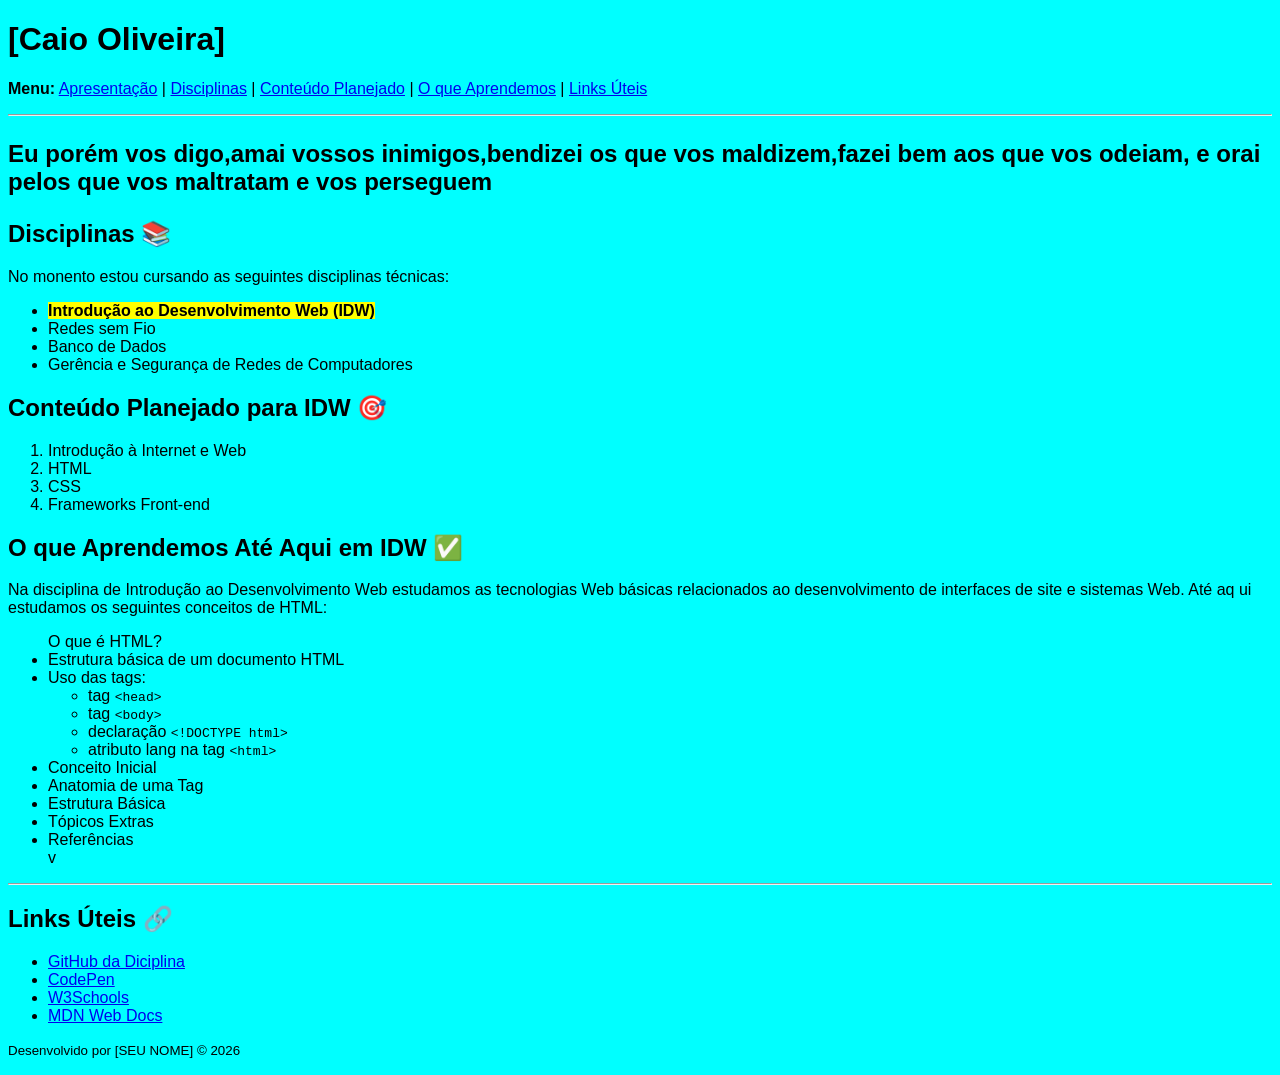
<file: atividades/index.html>
<!doctype html>
<html lang="pt-br">
  <head>
    <meta charset="UTF-8" />
    <title>Atividade 2 - IDW</title>
    <style>
      body {
        background-color: aqua;
        font-family: 'Franklin Gothic Medium', 'Arial Narrow', Arial, sans-serif;
      }
    </style>
  </head>
  <body>
    <reader>
    <h1>[Caio Oliveira]</h1>
    <p>
      <strong>Menu:</strong>
      <a href="#apresentacao">Apresentação</a> |
      <a href="#disciplinas">Disciplinas</a> |
      <a href="#conteudo">Conteúdo Planejado</a> |
      <a href="#aprendemos">O que Aprendemos</a> |
      <a href="#links">Links Úteis</a>
    </p>
  </reader>
    <hr />
    <main>
      <section> <id="apresentacao">
    <h2 Apresentação &#x1F60A; h2>
    <p>
      Eu porém vos digo,amai vossos inimigos,bendizei os que vos maldizem,fazei bem aos que vos odeiam, e orai pelos que vos maltratam e vos perseguem
    </p>
      </section>
      
    <h2 id="disciplinas">Disciplinas &#x1F4DA;</h2>
    No monento estou cursando as seguintes disciplinas técnicas:

    <ul>
      <li>
        <strong><mark>Introdução ao Desenvolvimento Web (IDW)</mark></strong>
      </li>
      <li>Redes sem Fio</li>
      <li>Banco de Dados</li>
      <li>Gerência e Segurança de Redes de Computadores</li>
    </ul>



    <h2 id="conteudo">Conteúdo Planejado para IDW 🎯</h2>
    <ol>
      <li>Introdução à Internet e Web</li>
      <li>
        <span title="Linguagem de marcação usada para estruturar páginas Web"
          >HTML</span
        >
      </li>
      <li><span title="Folhas de estilo para design da página">CSS</span></li>
      <li>Frameworks Front-end</li>
    </ol>

    <h2 id="aprendemos">O que Aprendemos Até Aqui em IDW ✅</h2>
    Na disciplina de Introdução ao Desenvolvimento Web estudamos as tecnologias
    Web básicas relacionados ao desenvolvimento de interfaces de site e sistemas
    Web. Até aq
    <reader>ui estudamos os seguintes conceitos de HTML:

    <ul>
      O que é HTML?
      <li>Estrutura básica de um documento HTML</li>
      <li>
        Uso das tags:
        <ul>
          <li>tag <code>&lt;head&gt;</code></li>
          <li>tag <code>&lt;body&gt;</code></li>
          <li>declaração <code>&lt;!DOCTYPE html&gt; </code></li>
          <li>atributo lang na tag <code>&lt;html&gt; </code></li>
        </ul>
      </li>

      <li>Conceito Inicial</li>
      <li>Anatomia de uma Tag</li>
      <li>Estrutura Básica</li>
      <li>Tópicos Extras</li>
      <li>Referências</li>v
    </ul>
    <hr />

    <h2 id="links">Links Úteis &#x1F517;</h2>
    <ul>
      <li>
        <a
          href="https://github.com/lucas-lfm/idw-redes-base/tree/main/atividades/HTML-CSS/atv02/"
          target="_blank"
          >GitHub da Diciplina</a
        >
      </li>
      <li>
        <a
          href="https://github.com/lucas-lfm/idw-redes-base/tree/main/atividades/HTML-CSS/atv02/"
          target="_blank"
          >CodePen</a
        >
      </li>

      <li><a href="https://www.w3schools.com" target="_blank">W3Schools</a></li>
      <li>
        <a href="https://developer.mozilla.org/pt-BR/" target="_blank"
          >MDN Web Docs</a
        >
      </li>
    </ul>
    </main>
    <footer>
    <p>
      <small>Desenvolvido por [SEU NOME] &copy; 2026</small>
    </p>
    </footer>
  </body>
</html>
</file>
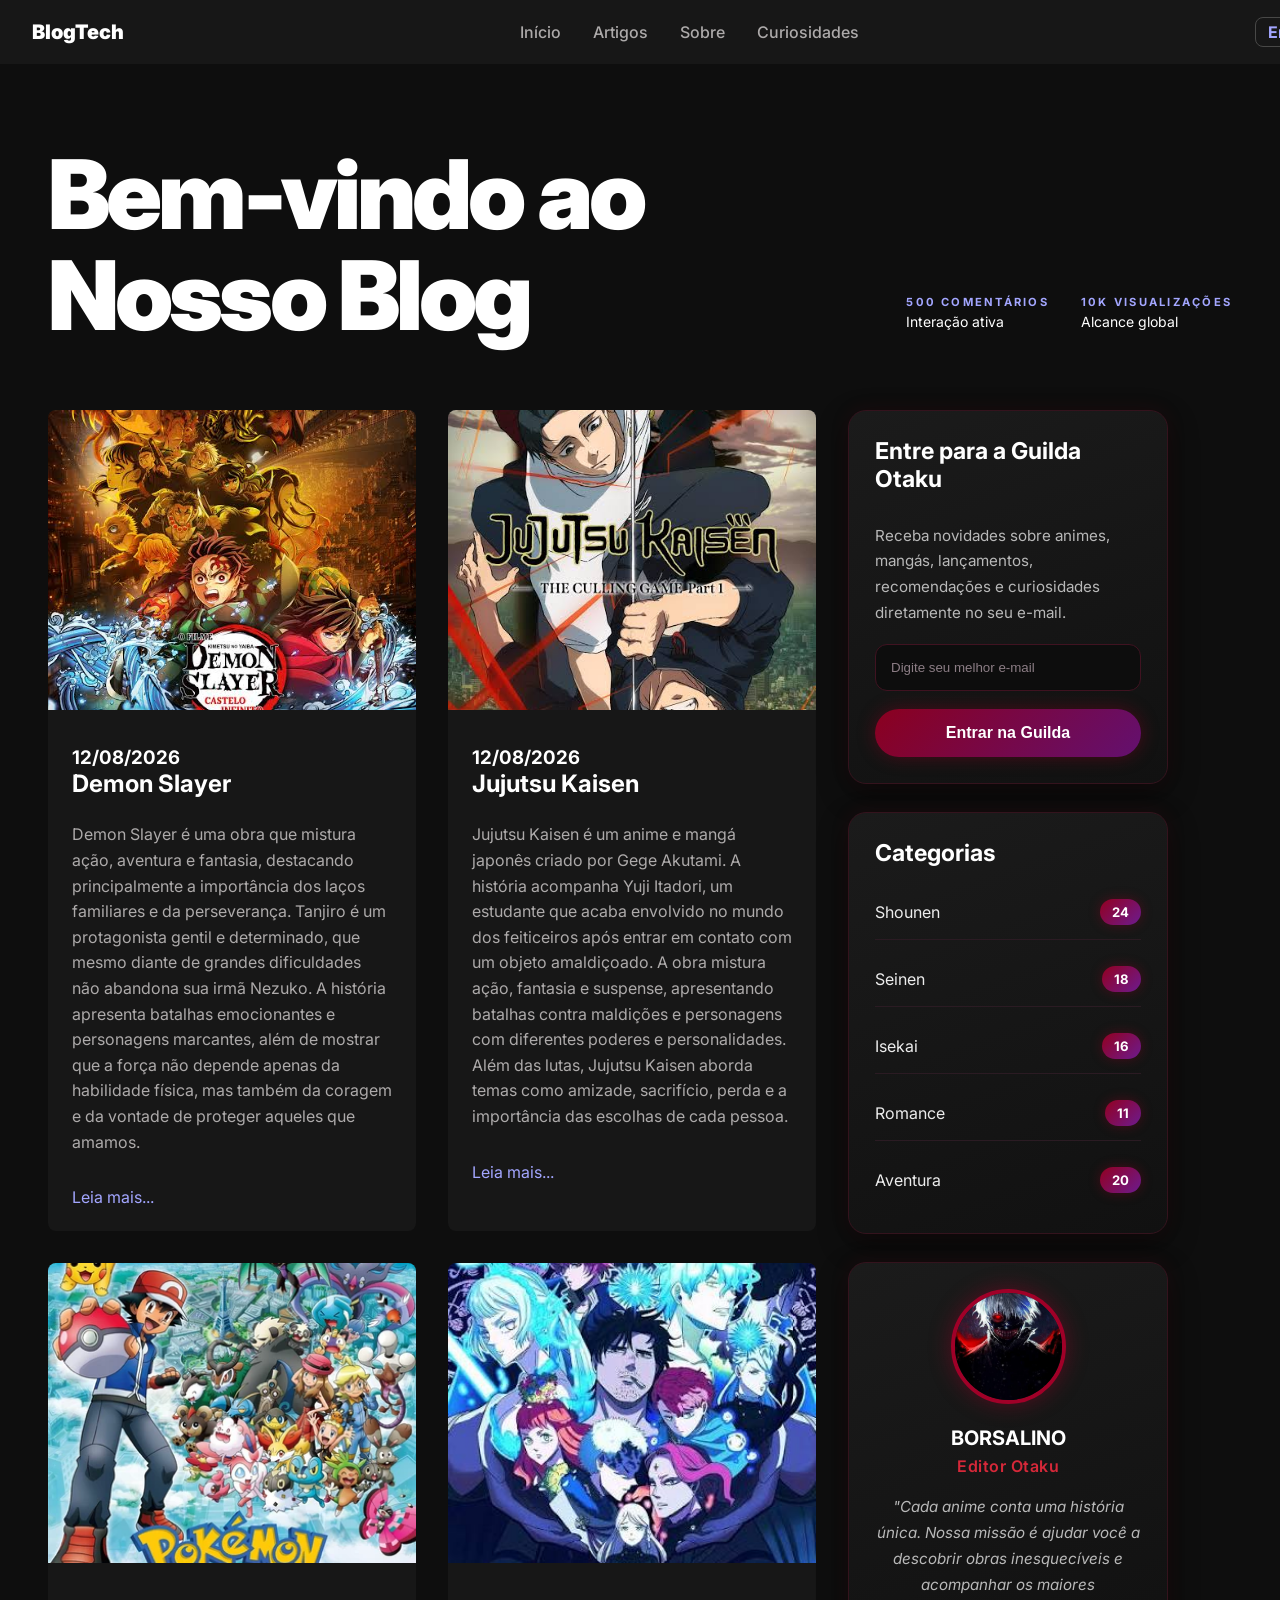
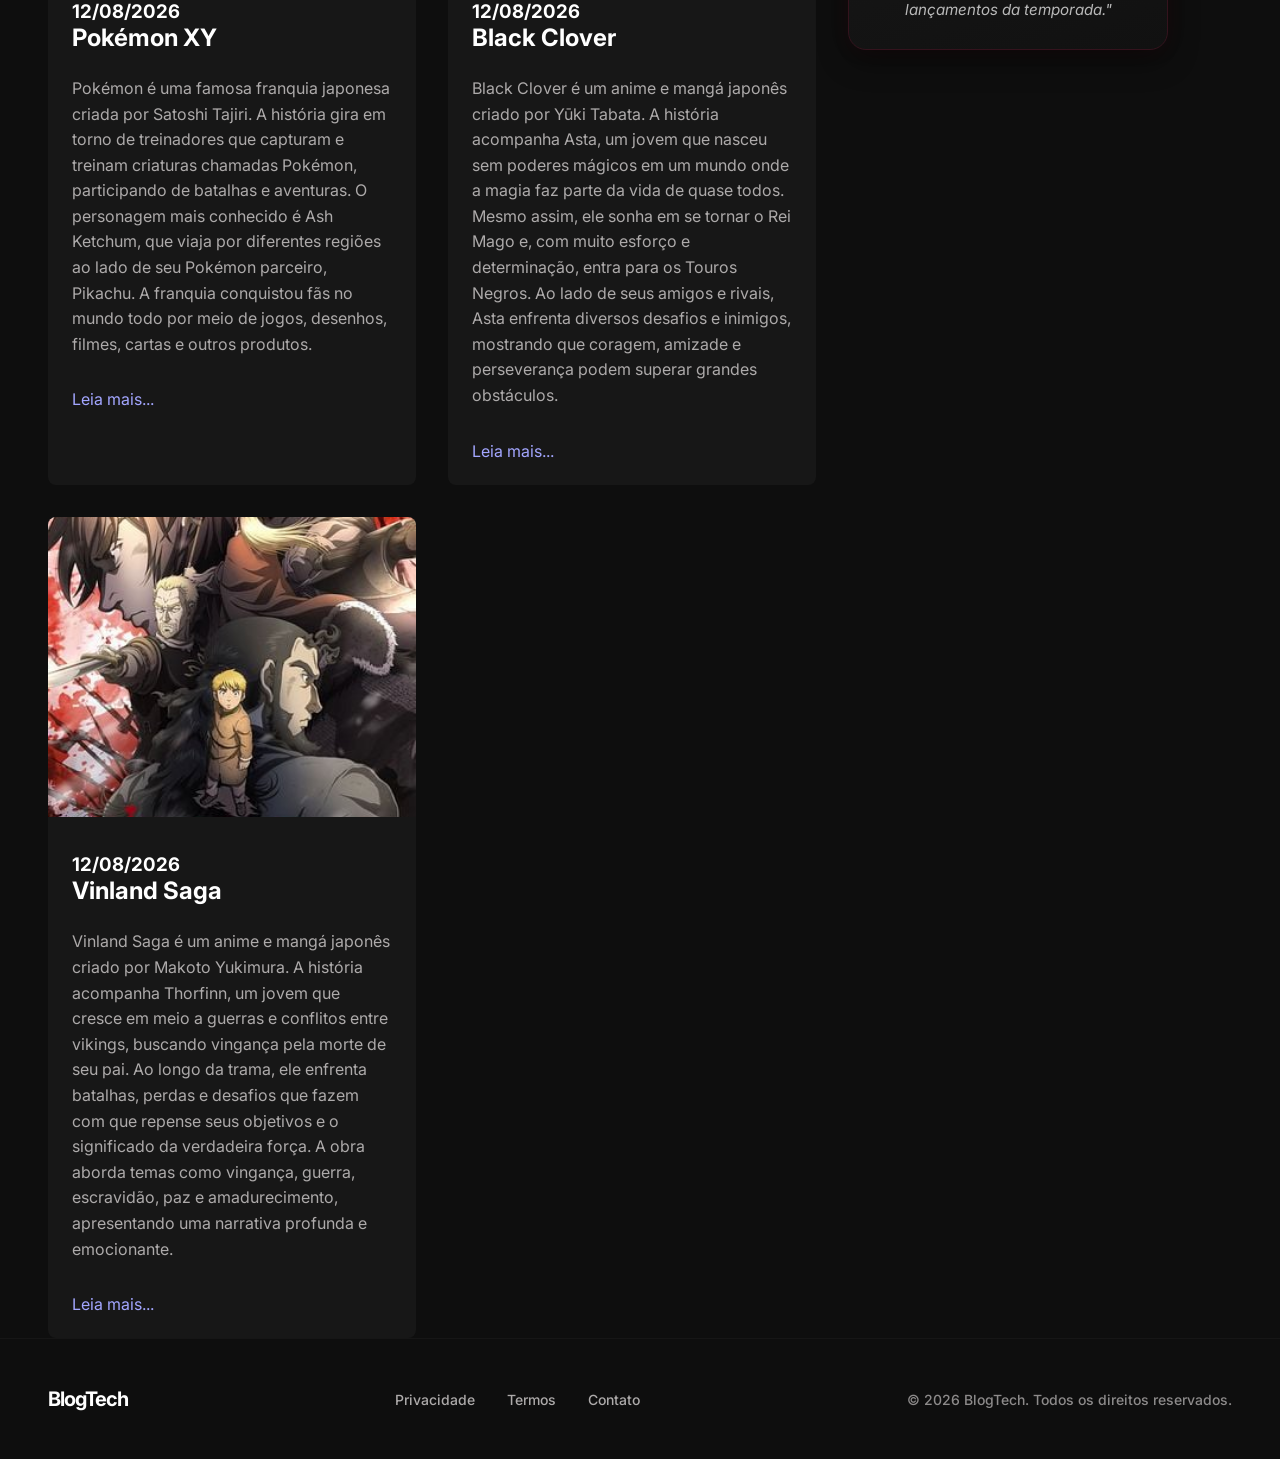
<file: blog-redes/index.html>
<!DOCTYPE html>
<html lang="pt-BR">
  <head>
    <meta charset="utf-8" />
    <meta name="viewport" content="width=device-width, initial-scale=1.0" />
    <title>BlogTech — Navbar</title>

    <link
      href="https://fonts.googleapis.com/css2?family=Inter:wght@400;500;700;900&display=swap"
      rel="stylesheet"
    />
    <link
      href="https://fonts.googleapis.com/css2?family=Material+Symbols+Outlined"
      rel="stylesheet"
    />

    <link rel="stylesheet" href="./css/style.css" />
    <link rel="stylesheet" href="./css/hero.css" />
    <link rel="stylesheet" href="./css/footer.css" />
    <link rel="stylesheet" href="./css/main.css" />
    <link rel="stylesheet" href="./css/sidebar.css" />
  </head>

  <body>
    <header class="site-header">
      <nav class="nav-inner">
        <!-- Logo -->
        <a href="#" class="nav-logo">BlogTech</a>

        <!-- Links -->
        <ul class="nav-links">
          <li><a href="#">Início</a></li>
          <li><a href="#">Artigos</a></li>
          <li><a href="#">Sobre</a></li>
          <li><a href="#">Curiosidades</a></li>
        </ul>

        <!-- Ações -->
        <div class="nav-actions">
          <a href="#" class="btn-entrar">Entrar</a>
          <button class="btn-search">
            <span class="material-symbols-outlined">search</span>
          </button>
        </div>

        <button class="btn-hamburger">
          <span class="material-symbols-outlined">menu</span>
        </button>
      </nav>
    </header>

    <main>
      <section class="hero-section" id="inicio">
        <div class="hero-container">
          <div class="hero-titulo-wrapper">
            <h1 class="hero-titulo">Bem-vindo ao Nosso Blog</h1>
          </div>

          <div class="hero-stats">
            <div class="stat-item">
              <span class="stat-valor">500 Comentários</span>
              <span class="stat-descricao">Interação ativa</span>
            </div>
            <div class="stat-item">
              <span class="stat-valor">10k Visualizações</span>
              <span class="stat-descricao">Alcance global</span>
            </div>
          </div>
        </div>
      </section>

      <!-- Seção de conteúdo principal: grade de artigos e barra lateral (Prática 03) -->
      <section class="main-section">
        <div class="content-container">
          <!-- grade de artigos-->
          <div class="posts-container">
            <article class="post-card">
              <img src="./img/post1.jpeg" alt="Kimetsu" />

              <div class="post-content">
                <span class="post-date"></span>
                <h1>12/08/2026</h1>
                <h2>Demon Slayer</h2>
                <p>
                  Demon Slayer é uma obra que mistura ação, aventura e fantasia,
                  destacando principalmente a importância dos laços familiares e
                  da perseverança. Tanjiro é um protagonista gentil e
                  determinado, que mesmo diante de grandes dificuldades não
                  abandona sua irmã Nezuko. A história apresenta batalhas
                  emocionantes e personagens marcantes, além de mostrar que a
                  força não depende apenas da habilidade física, mas também da
                  coragem e da vontade de proteger aqueles que amamos.
                </p>

                <a href="">Leia mais...</a>
              </div>
            </article>

            <article class="post-card">
              <img src="./img/post2.jpeg" alt="Jujutsu Kaisen" />

              <div class="post-content">
                <span class="post-date"></span>
                <h1>12/08/2026</h1>
                <h2>Jujutsu Kaisen</h2>
                <p>
                  Jujutsu Kaisen é um anime e mangá japonês criado por Gege
                  Akutami. A história acompanha Yuji Itadori, um estudante que
                  acaba envolvido no mundo dos feiticeiros após entrar em
                  contato com um objeto amaldiçoado. A obra mistura ação,
                  fantasia e suspense, apresentando batalhas contra maldições e
                  personagens com diferentes poderes e personalidades. Além das
                  lutas, Jujutsu Kaisen aborda temas como amizade, sacrifício,
                  perda e a importância das escolhas de cada pessoa.
                </p>

                <a href="">Leia mais...</a>
              </div>
            </article>

            <article class="post-card">
              <img src="./img/post3.webp" alt="Pokémon" />

              <div class="post-content">
                <span class="post-date"></span>
                <h1>12/08/2026</h1>
                <h2>Pokémon XY</h2>
                <p>
                  Pokémon é uma famosa franquia japonesa criada por Satoshi
                  Tajiri. A história gira em torno de treinadores que capturam e
                  treinam criaturas chamadas Pokémon, participando de batalhas e
                  aventuras. O personagem mais conhecido é Ash Ketchum, que
                  viaja por diferentes regiões ao lado de seu Pokémon parceiro,
                  Pikachu. A franquia conquistou fãs no mundo todo por meio de
                  jogos, desenhos, filmes, cartas e outros produtos.
                </p>

                <a href="">Leia mais...</a>
              </div>
            </article>

            <article class="post-card">
              <img src="./img/post4.jpeg" alt="Black Clover" />

              <div class="post-content">
                <span class="post-date"></span>
                <h1>12/08/2026</h1>
                <h2>Black Clover</h2>
                <p>
                  Black Clover é um anime e mangá japonês criado por Yūki
                  Tabata. A história acompanha Asta, um jovem que nasceu sem
                  poderes mágicos em um mundo onde a magia faz parte da vida de
                  quase todos. Mesmo assim, ele sonha em se tornar o Rei Mago e,
                  com muito esforço e determinação, entra para os Touros Negros.
                  Ao lado de seus amigos e rivais, Asta enfrenta diversos
                  desafios e inimigos, mostrando que coragem, amizade e
                  perseverança podem superar grandes obstáculos.
                </p>

                <a href="">Leia mais...</a>
              </div>
            </article>

            <article class="post-card">
              <img src="./img/post5.jpg" alt="Vinland Saga" />

              <div class="post-content">
                <span class="post-date"></span>
                <h1>12/08/2026</h1>
                <h2>Vinland Saga</h2>
                <p>
                  Vinland Saga é um anime e mangá japonês criado por Makoto
                  Yukimura. A história acompanha Thorfinn, um jovem que cresce
                  em meio a guerras e conflitos entre vikings, buscando vingança
                  pela morte de seu pai. Ao longo da trama, ele enfrenta
                  batalhas, perdas e desafios que fazem com que repense seus
                  objetivos e o significado da verdadeira força. A obra aborda
                  temas como vingança, guerra, escravidão, paz e amadurecimento,
                  apresentando uma narrativa profunda e emocionante.
                </p>

                <a href="">Leia mais...</a>
              </div>
            </article>
          </div>
          <!-- barra lateral -->
          <aside class="side-bar">
            <!-- Newsletter -->
            <div class="form-container">
              <h3>Entre para a Guilda Otaku</h3>

              <p>
                Receba novidades sobre animes, mangás, lançamentos,
                recomendações e curiosidades diretamente no seu e-mail.
              </p>

              <input
                type="email"
                name="email"
                id="email"
                placeholder="Digite seu melhor e-mail"
              />

              <button class="btn-email">Entrar na Guilda</button>
            </div>

            <!-- Categorias -->
            <div class="categories-container">
              <h3>Categorias</h3>

              <ul>
                <li>
                  <span class="title-category">Shounen</span>
                  <span class="badge-category">24</span>
                </li>

                <li>
                  <span class="title-category">Seinen</span>
                  <span class="badge-category">18</span>
                </li>

                <li>
                  <span class="title-category">Isekai</span>
                  <span class="badge-category">16</span>
                </li>

                <li>
                  <span class="title-category">Romance</span>
                  <span class="badge-category">11</span>
                </li>

                <li>
                  <span class="title-category">Aventura</span>
                  <span class="badge-category">20</span>
                </li>
              </ul>
            </div>

            <!-- Editor -->
            <div class="editor-container">
              <img src="./img/post7.jpeg"  alt="Editor do Blog" />

              <h4>BORSALINO</h4>

              <span>Editor Otaku</span>

              <p>
                "Cada anime conta uma história única. Nossa missão é ajudar você
                a descobrir obras inesquecíveis e acompanhar os maiores
                lançamentos da temporada."
              </p>
            </div>
          </aside>
        </div>
      </section>
    </main>

    <footer class="site-footer">
      <div class="footer-container">
        <a href="./index.html" class="footer-brand">BlogTech</a>

        <nav class="footer-nav" aria-label="Links institucionais">
          <a href="#">Privacidade</a>
          <a href="#">Termos</a>
          <a href="#">Contato</a>
        </nav>

        <p class="footer-copy">
          © 2026 BlogTech. Todos os direitos reservados.
        </p>
      </div>
    </footer>

    <script>
      let menu = document.querySelector(".btn-hamburger");
      let nav = document.querySelector(".nav-inner");

      menu.addEventListener("click", () => {
        nav.classList.toggle("open");
      });
    </script>
  </body>
</html>
</file>
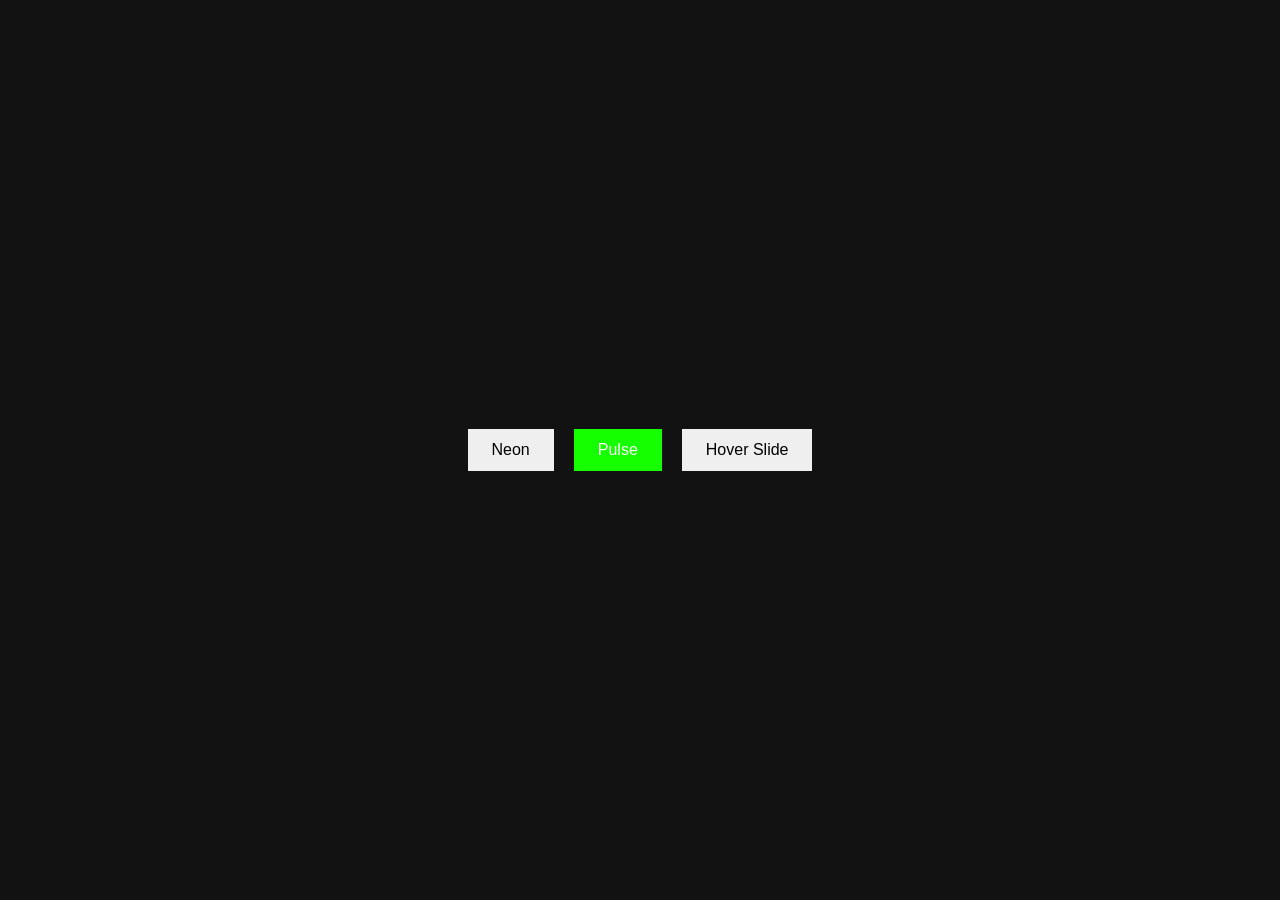
<file: exemplo_animacoes/index.html>
<!DOCTYPE html>
<html lang="pt-BR">
<head>
    <meta charset="UTF-8">
    <meta name="viewport" content="width=device-width, initial-scale=1.0">
    <title>Botões Animados</title>
    <link rel="stylesheet" href="style.css">
</head>
<body>

    <div class="container">
        <button class="btn-neon">Neon</button>

        <button class="btn-pulse">Pulse</button>

        <button class="btn-slide">Hover Slide</button>
    </div>

</body>
</html>
</file>
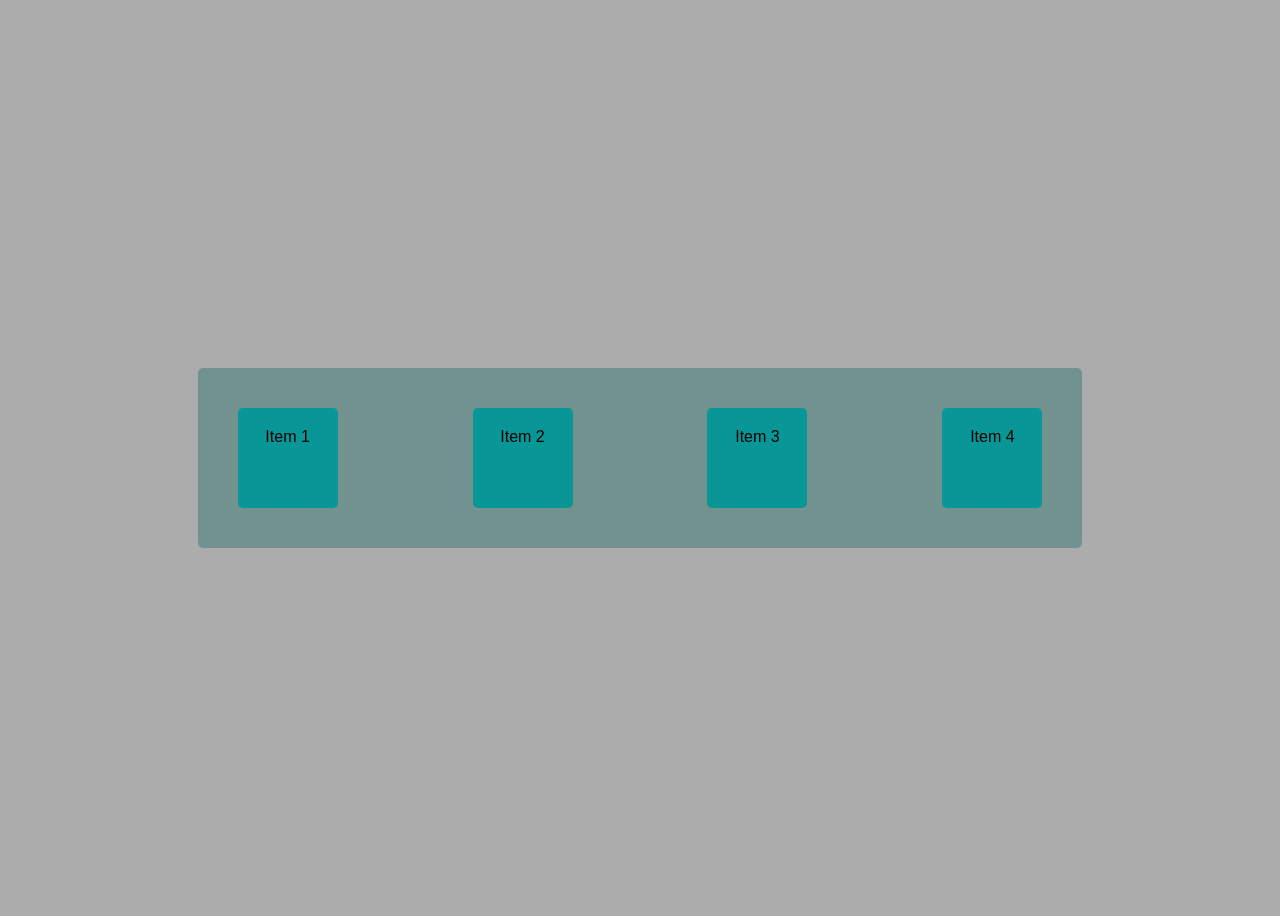
<file: Exemplos/flexbox/index.html>
<!DOCTYPE html>
<html lang="en">
  <head>
    <meta charset="UTF-8" />
    <meta name="viewport" content="width=device-width, initial-scale=1.0" />
    <title>Introdução ao Flexbox</title>
    <link rel="stylesheet" href="style.css">
  </head>
  <body>
    <div class="container">
        <div class="item">Item 1</div>
        <div class="item">Item 2</div>
        <div class="item">Item 3</div>
        <div class="item">Item 4</div>
    </div>
  </body>
</html>
</file>
<file: blog-redes/css/style.css>
*,
*::before,
*::after {
  box-sizing: border-box;
  margin: 0;
  padding: 0;
}

body {
  font-family: "Inter", sans-serif;
  background: var(--color-bg);
  color: var(--color-text);
  min-height: 100vh;
}

:root {
  --color-bg: #0e0e0e;
  --color-surface: rgba(26, 25, 25, 0.8);
  --color-primary: #a3a6ff;
  --color-text: #ffffff;
  --color-text-muted: #adaaaa;

  --nav-height: 64px;
  --nav-padding: 2rem;

  /* Prática 02 */
  --base-font:
    "Inter", sans-serif; /* ← NOVO: define a fonte base para todas as seções */
  --max-width-nav: 1400px; /* ← NOVO: largura máxima da barra de navegação */
  --max-width-content: 1280px; /* ← NOVO: largura máxima das seções de conteúdo */
  --border-radius: 0.5rem; /* ← NOVO: borda arredondada para botões e elementos de destaque */

  --color-border: rgba(
    72,
    72,
    71,
    0.3
  ); /* ← NOVO: cor de borda suave para elementos como botões e cards */
  --color-divisor: rgba(72, 72, 71, 0.15);
}

.site-header {
  height: var(--nav-height);
  background: var(--color-surface);
}

.nav-inner {
  display: flex;
  align-items: center;
  justify-content: space-between;
  height: 100%;
  padding: 0 var(--nav-padding);
  width: var(--max-width-nav);
  margin: 0 auto;
}

.nav-links {
  display: flex;
  gap: 2rem;
  list-style: none;
}

.nav-logo {
  font-size: 1.25rem;
  font-weight: 900;
  text-decoration: none;
  color: var(--color-text);
}

.nav-links a {
  text-decoration: none;
  color: var(--color-text-muted);
  font-weight: 500;
}

.nav-links a:hover {
  color: var(--color-text);
}

.nav-actions {
  display: flex;
  gap: 1rem;
  align-items: center;
}

.btn-entrar {
  text-decoration: none;
  color: var(--color-primary);
  border: 1px solid #484847;
  padding: 0.25rem 0.75rem;
  border-radius: 0.5rem;
  font-weight: 700;
}

.btn-search {
  background: none;
  border: none;
  color: var(--color-text-muted);
  font-size: 1.3rem;
  cursor: pointer;
}

.btn-hamburger {
  display: none;
  background: none;
  border: none;
  color: var(--color-text);
  cursor: pointer;
}

/* Media Query aplicada a dispositivos móveis (de até 600px) */
@media (max-width: 600px) {
  .site-header {
    height: auto;
  }

  .nav-inner {
    flex-direction: column;
    align-items: flex-start;
    padding: 1rem;
    gap: 1rem;
    position: relative;
  }

  .btn-hamburger {
    position: absolute;
    right: 1rem;
    top: 1rem;
    display: block;
  }

  .nav-links,
  .nav-actions {
    display: none;
  }

  .open.nav-inner .nav-links {
    display: flex;
    flex-direction: column;
    gap: 1rem;
  }

  .open.nav-inner .nav-actions {
    display: block;
  }
}
</file>
<file: blog-redes/css/hero.css>
.hero-section {
     padding: 5rem 3rem 4rem;
   }

   .hero-container {
     display: flex;
     flex-direction: row;
     justify-content: space-between;
     align-items: flex-end;
     gap: 2rem;
     max-width: var(--max-width-content);
     margin: 0 auto;
   }

   .hero-titulo-wrapper {
     flex: 1;
   }

   .hero-titulo {
     font-size: 6rem;
     font-weight: 900;
     line-height: 1.05;
     letter-spacing: -0.04em;
     color: var(--color-text);
   }

   .hero-stats {
     display: flex;
     flex-direction: row;
     gap: 2rem;
     padding-bottom: 1rem;
     flex-shrink: 0;
   }

   .stat-item {
     display: flex;
     flex-direction: column;
   }

   .stat-valor {
     font-size: 0.7rem;
     font-weight: 700;
     color: var(--color-primary);
     letter-spacing: 0.2em;
     text-transform: uppercase;
   }

   .stat-descricao {
     font-size: 0.875rem;
     color: var(--color-text-secondary);
     margin-top: 0.25rem;
   }
</file>
<file: blog-redes/css/footer.css>
.site-footer {
  padding: 3rem;
  border-top: 1px solid var(--color-divisor);
}

.footer-container {
  display: flex;
  flex-direction: row;
  justify-content: space-between;
  align-items: center;
  max-width: var(--max-width-content);
  margin: 0 auto;
}

.footer-brand {
  font-size: 1.25rem;
  font-weight: 700;
  color: var(--color-text);
  text-decoration: none;
  letter-spacing: -0.05em;
}

.footer-nav {
  display: flex;
  flex-direction: row;
  gap: 2rem;
  flex-wrap: wrap;
  justify-content: center;
}

.footer-nav a {
  color: var(--color-text-muted);
  text-decoration: none;
  font-size: 0.875rem;
  font-weight: 500;
  transition: color 0.2s;
}

.footer-nav a:hover {
  color: var(--color-primary);
}

.footer-copy {
  font-size: 0.875rem;
  color: var(--color-text-muted);
  font-weight: 500;
  opacity: 0.8;
}
</file>
<file: blog-redes/css/main.css>
.main-section {
  padding: 0 3rem;
}

.content-container {
  margin: 0 auto;
  max-width: var(--max-width-content);
  display: grid;
  grid-template-columns: 2fr 1fr;
  gap: 2rem;
}

.posts-container {
  display: grid;
  grid-template-columns: 1fr 1fr;
  gap: 2rem;
}

.post-card {
  background-color: var(--color-surface);
  border-radius: var(--border-radius);

  overflow: hidden;

  cursor: pointer;
  transition: all 0.3s;
}

.post-content {
  padding: 1.5rem;
  display: flex;
  flex-direction: column;
}

.post-card img {
  width: 100%;
  display: block;
  height: 300px;
  object-fit: cover;
}

.post-date {
  color: var(--color-text-muted);
  font-size: 0.8rem;
  margin-bottom: 0.8rem;
}

.post-content h2 {
  margin-bottom: 1.5rem;
}

.post-content p {
  margin-bottom: 2rem;
  line-height: 1.6;
  color: var(--color-text-muted);
}

.post-content a {
  text-decoration: none;
  color: var(--color-primary);
}

.post-card:hover {
  transform: scale(1.03);
}
</file>
<file: blog-redes/css/sidebar.css>
/* ==========================================
   SIDEBAR - 
========================================== */

.side-bar {
  width: 320px;
  display: flex;
  flex-direction: column;
  gap: 28px;
}

/* ==========================================
   CARDS
========================================== */

.side-bar > div {
  background: linear-gradient(160deg, #1b1b1b, #111111);
  border: 1px solid #34131d;
  border-radius: 18px;
  padding: 26px;
  box-shadow: 0 10px 30px rgba(0, 0, 0, 0.45), 0 0 18px rgba(122, 0, 25, 0.15);
  transition: 0.35s;
}

.side-bar > div:hover {
  border-color: #8b001f;
  transform: translateY(-4px);
  box-shadow: 0 15px 35px rgba(0, 0, 0, 0.55), 0 0 25px rgba(139, 0, 31, 0.35);
}

.side-bar h3 {
  color: #fff;
  font-size: 1.45rem;
  margin-bottom: 12px;
  font-weight: 700;
}

.side-bar p {
  color: #b8b8b8;
  line-height: 1.7;
  font-size: 0.95rem;
}

/* ==========================================
   NEWSLETTER
========================================== */

.form-container {
  display: flex;
  flex-direction: column;
  gap: 18px;
}

.form-container input {
  width: 100%;
  padding: 15px;
  background: #0d0d0d;
  border: 1px solid #401321;
  border-radius: 12px;
  color: #fff;
  outline: none;
  transition: 0.3s;
}

.form-container input::placeholder {
  color: #8c7d85;
}

.form-container input:focus {
  border-color: #c0002f;
  box-shadow: 0 0 15px rgba(192, 0, 47, 0.35);
}

/* ==========================================
   BOTÃO
========================================== */

.btn-email {
  width: 100%;
  padding: 15px;
  border: none;
  border-radius: 40px;
  cursor: pointer;
  color: #fff;
  font-size: 1rem;
  font-weight: 700;

  background: linear-gradient(135deg, #8b001f, #63106f);

  transition: 0.35s;

  box-shadow: 0 0 18px rgba(139, 0, 31, 0.45);
}

.btn-email:hover {
  background: linear-gradient(135deg, #c0002f, #8e24aa);

  transform: translateY(-3px);

  box-shadow: 0 0 28px rgba(192, 0, 47, 0.6);
}

/* ==========================================
   CATEGORIAS
========================================== */

.categories-container h3 {
  margin-bottom: 18px;
}

.categories-container ul {
  list-style: none;
  display: flex;
  flex-direction: column;
  gap: 12px;
}

.categories-container li {
  display: flex;
  justify-content: space-between;
  align-items: center;

  padding: 14px 0;

  border-bottom: 1px solid #2b1b23;

  transition: 0.3s;
}

.categories-container li:last-child {
  border-bottom: none;
}

.categories-container li:hover {
  padding-left: 10px;
}

.title-category {
  color: #ececec;
  transition: 0.3s;
}

.categories-container li:hover .title-category {
  color: #ff355d;
}

.badge-category {
  min-width: 34px;
  text-align: center;

  background: linear-gradient(135deg, #930020, #6c1b8f);

  color: white;

  border-radius: 50px;

  padding: 5px 12px;

  font-size: 0.82rem;

  font-weight: bold;

  box-shadow: 0 0 12px rgba(147, 0, 32, 0.4);
}

/* ==========================================
   EDITOR
========================================== */

.editor-container {
  text-align: center;
}

.editor-container img {
  width: 115px;
  height: 115px;

  object-fit: cover;

  border-radius: 50%;

  border: 4px solid #a00028;

  margin-bottom: 18px;

  box-shadow: 0 0 22px rgba(160, 0, 40, 0.45);
}

.editor-container h4 {
  color: #fff;

  font-size: 1.25rem;

  margin-bottom: 6px;
}

.editor-container span {
  display: inline-block;

  margin-bottom: 18px;

  color: #d62839;

  font-weight: 600;

  letter-spacing: 0.5px;
}

.editor-container p {
  color: #b9b9b9;

  line-height: 1.7;

  font-style: italic;
}

@media (max-width: 900px) {
  .side-bar {
    width: 100%;
  }
}
</file>
<file: exemplo_animacoes/style.css>
* {
    margin: 0%;
    padding: 0%;
    box-sizing: border-box;
}

body{
    background: #121212;
    height: 100vh;
    display: flex;
    justify-content: center;
    align-items: center;
    font-family: Arial, Helvetica, sans-serif;
}

.container {
    display: flex;
    gap: 20px;
}

button {
    padding: 12px 24px;
    border: none;
    cursor: pointer;
    font-size: 1rem;
}

.btn-pulse {
    background-color: rgb(21, 255, 0);
    color: white;
    animation: pulse 1.5s infinite;
}

@keyframes pulse {
    0% {
        transform: scale(1);
    }
    25% {
        background-color: rgb(255, 0, 0);
    }
    50% {
        transform: scale(1.1);
    }
    75% {
        background-color: blue;
    }
    100% {
        transform: scale(1);
    }
}

@keyframes slide{
    0% {
        transform: translate(0px, 0px);
    }
    25% {
        transform: translate(12px, -24px);
    }
    50% {

    }
}
</file>
<file: Exemplos/flexbox/style.css>
* {
  box-sizing: border-box;
}

body {
    background-color: #acacac;
    font-family: helvetica, Verdana, Arial;
    display: flex;
    justify-content: center;
    align-items: center;
    height: 100vh; /* View Height */
}

.container {
  display: flex;
  background-color: rgb(113, 146, 143);
  padding: 40px;
  border-radius: 5px;
  width: 70%;
  gap: 20px;
  justify-content: space-between;
}

.item {
  background-color: rgb(9, 150, 150);
  text-align: center;
  padding: 20px;
  width: 100px;
  height: 100px;
  border-radius: 5px;
}
</file>
